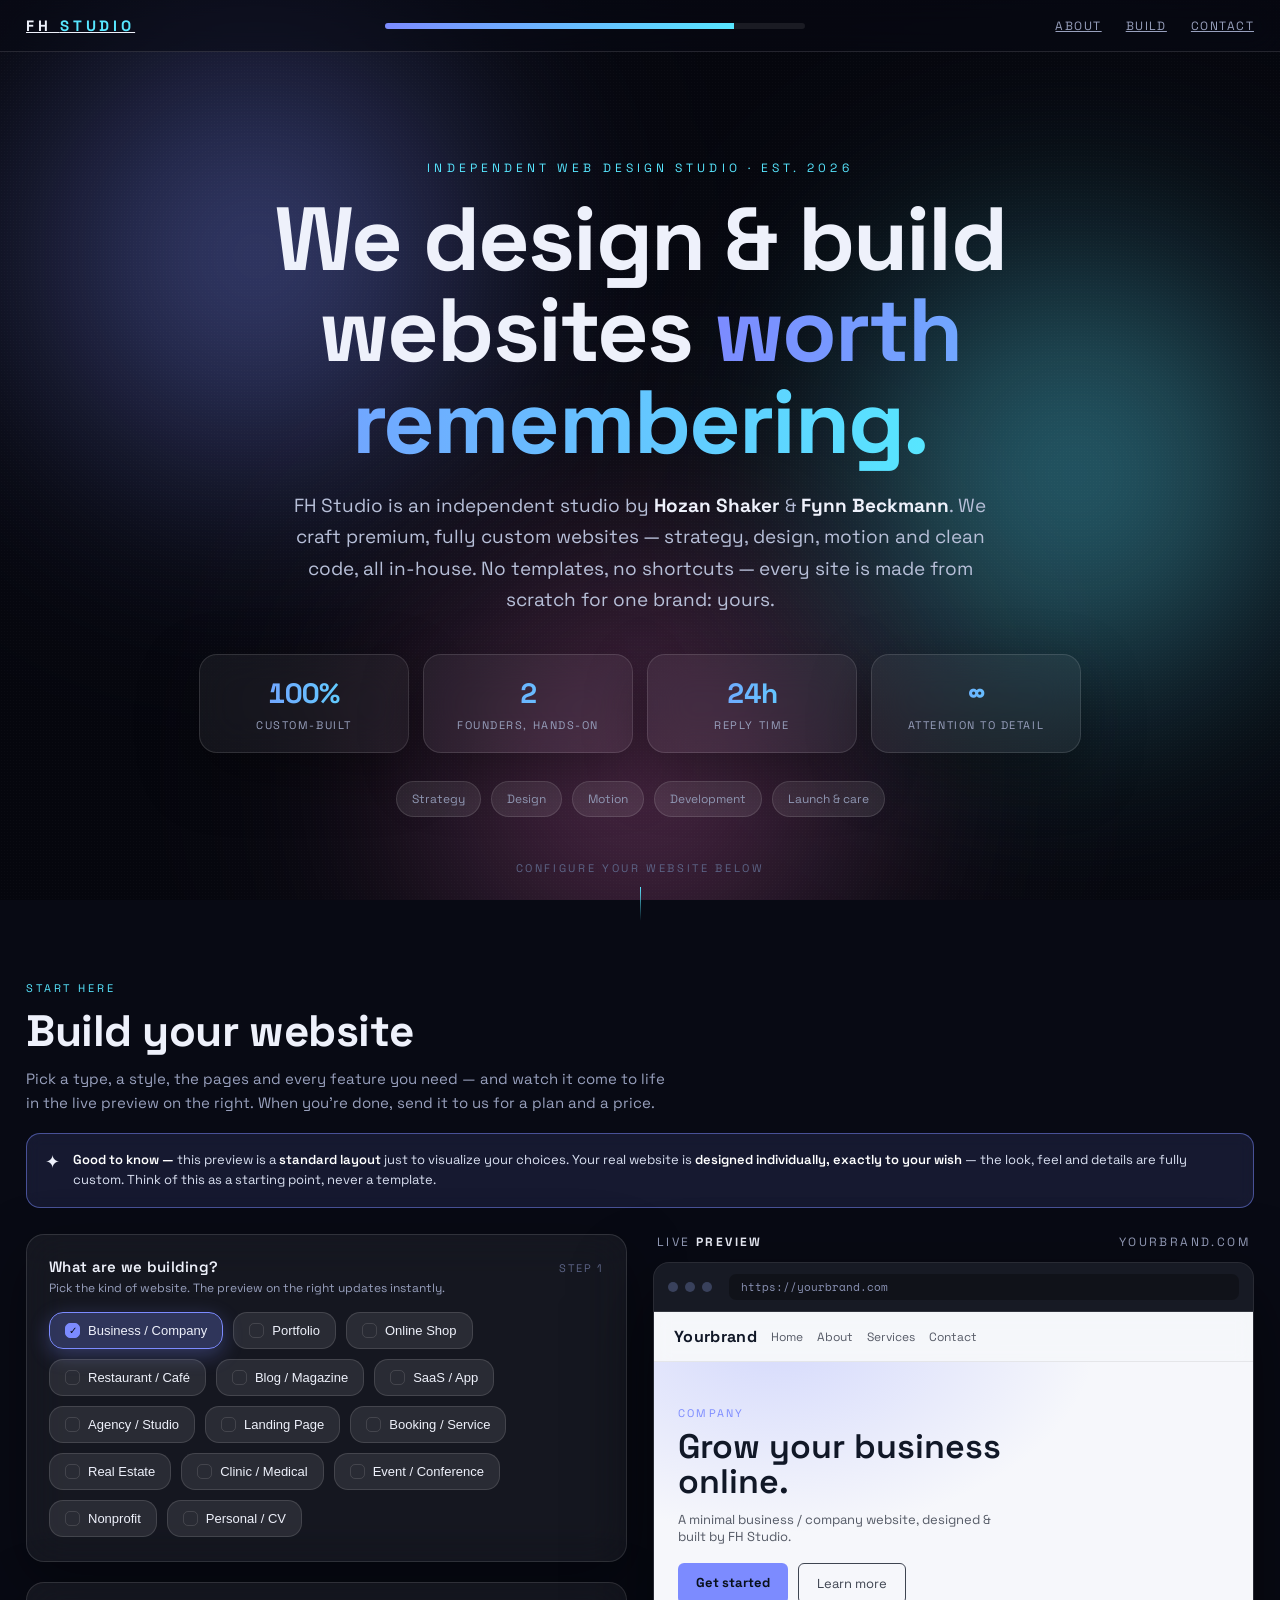
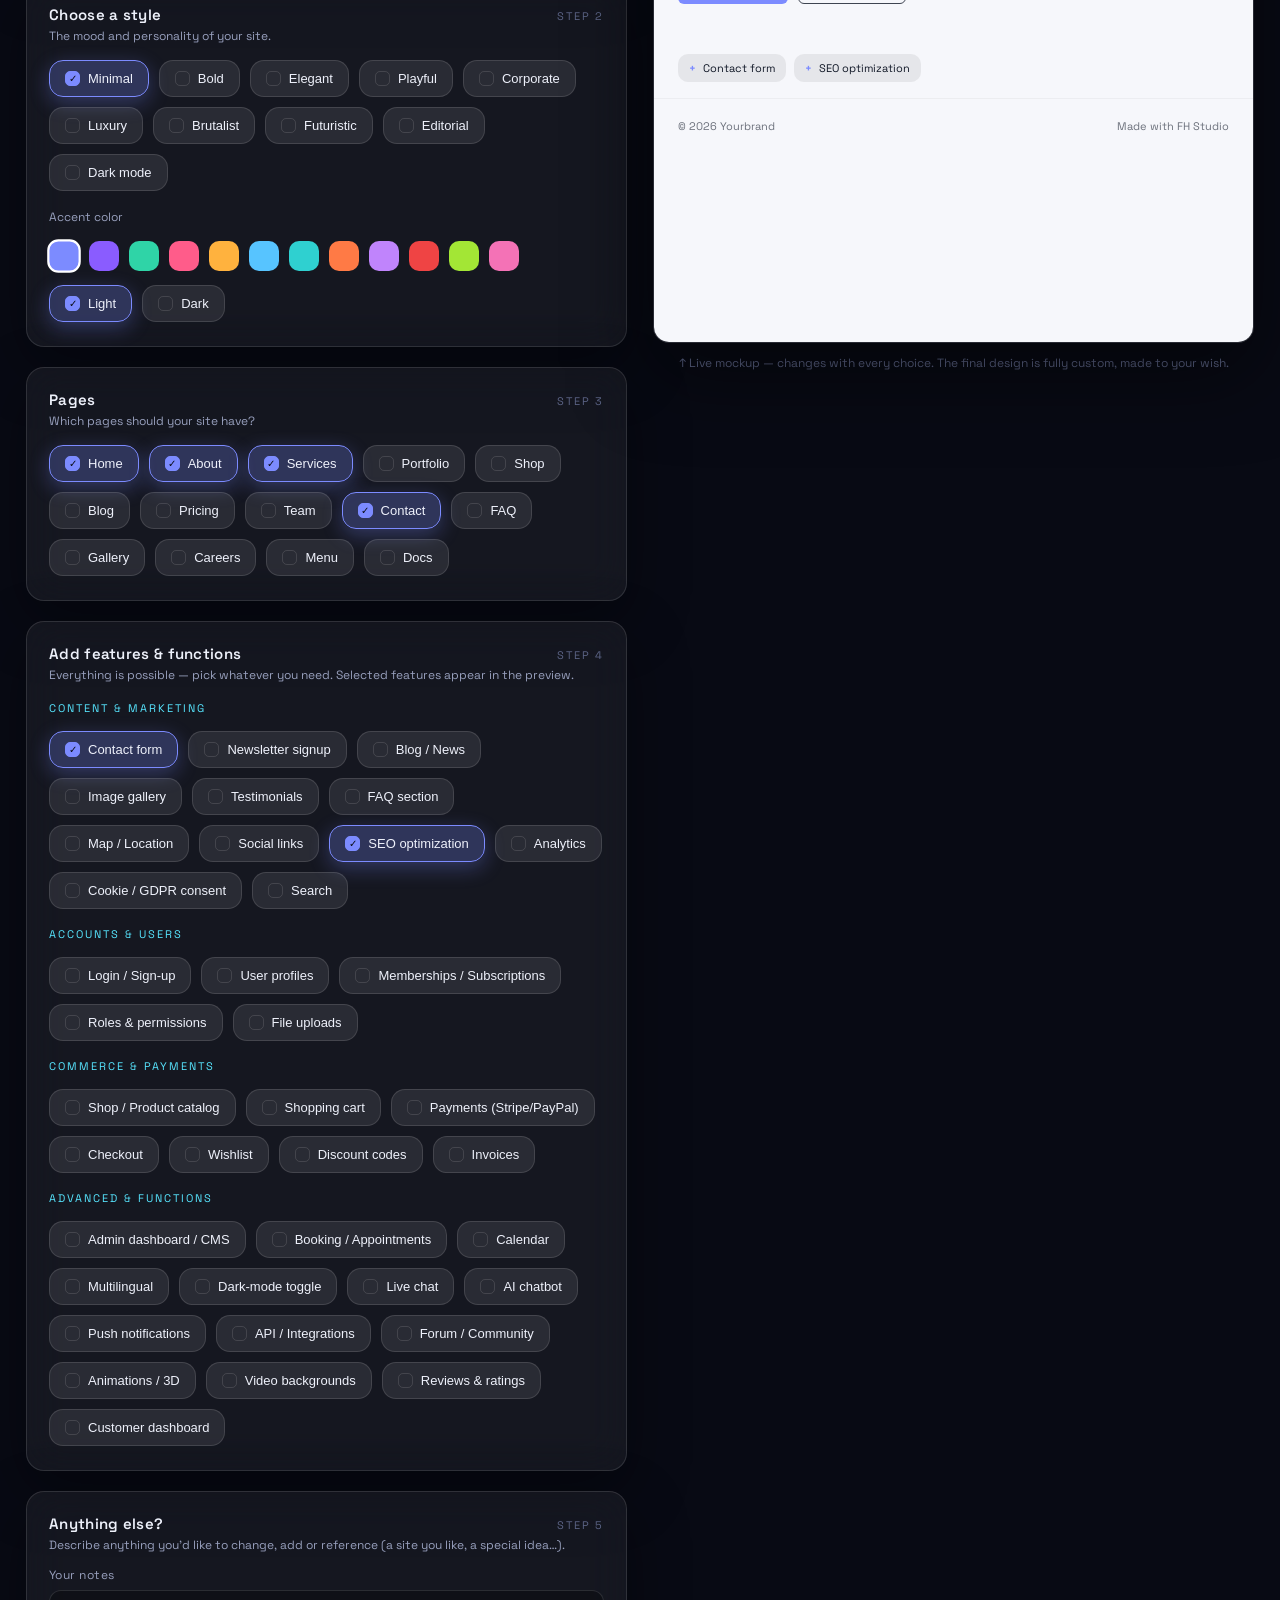
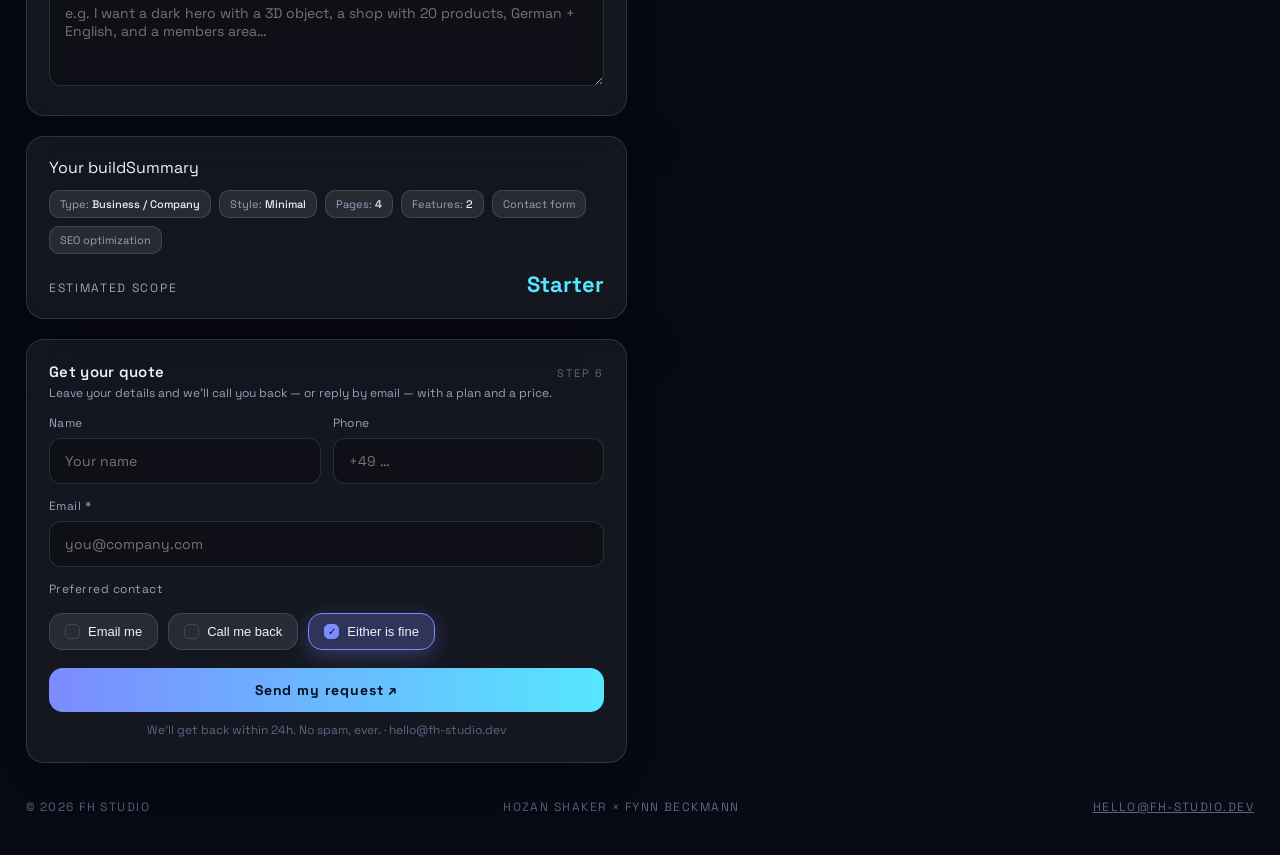
<file: index.html>
<!DOCTYPE html>
<html lang="en">
<head>
<meta charset="UTF-8">
<meta name="viewport" content="width=device-width, initial-scale=1.0">
<title>FH STUDIO — Build your website</title>
<meta name="description" content="FH Studio — configure your dream website: pick a type, style, pages and features, preview it live, and send us your request.">
<meta property="og:title" content="FH STUDIO — Website Builder"><meta property="og:type" content="website">
<link href="https://fonts.googleapis.com/css2?family=Space+Grotesk:wght@400;500;600;700&family=Space+Mono&display=swap" rel="stylesheet">
<style>
  *{margin:0;padding:0;box-sizing:border-box;}
  :root{
    --accent:#7c8bff; --accent2:#57e6ff;
    --bg:#080a14; --fg:#eef1fb; --mut:#98a0bd; --faint:#5c6486;
    --glass:rgba(255,255,255,.055); --glass2:rgba(255,255,255,.09); --line:rgba(255,255,255,.12);
    --r:18px;
  }
  html{scroll-behavior:smooth;} body{min-height:100%;background:var(--bg);color:var(--fg);font-family:"Space Grotesk",-apple-system,"Segoe UI",Helvetica,Arial,sans-serif;-webkit-font-smoothing:antialiased;overflow-x:hidden;}
  ::selection{background:var(--accent);color:#0a0c16;}
  a{color:inherit;}
  /* animated aurora background */
  .aur{position:fixed;inset:0;z-index:-2;overflow:hidden;background:#05060d;}
  .aur i{position:absolute;width:60vw;height:60vw;border-radius:50%;filter:blur(90px);opacity:.5;mix-blend-mode:screen;animation:float 24s ease-in-out infinite;}
  .aur .a{background:radial-gradient(circle,var(--accent),transparent 60%);left:-10vw;top:-10vw;}
  .aur .b{background:radial-gradient(circle,var(--accent2),transparent 60%);right:-14vw;top:10vh;animation-duration:30s;animation-direction:reverse;}
  .aur .c{background:radial-gradient(circle,#ff7bd0,transparent 60%);left:20vw;bottom:-20vw;opacity:.35;animation-duration:36s;}
  @keyframes float{0%,100%{transform:translate(0,0)}50%{transform:translate(6vw,5vw)}}
  .grain:after{content:"";position:fixed;inset:0;z-index:-1;pointer-events:none;opacity:.03;background-image:radial-gradient(rgba(255,255,255,.8) 1px,transparent 1px);background-size:3px 3px;}

  /* topbar */
  header{position:sticky;top:0;z-index:30;display:flex;align-items:center;justify-content:space-between;gap:16px;
    padding:16px 26px;background:rgba(8,10,20,.55);backdrop-filter:blur(16px);border-bottom:1px solid var(--line);}
  header .logo{font-weight:700;letter-spacing:.26em;font-size:15px;} header .logo span{color:var(--accent2);}
  header .prog{flex:1;max-width:420px;height:6px;background:rgba(255,255,255,.08);border-radius:6px;overflow:hidden;} header .prog i{display:block;height:100%;width:8%;background:linear-gradient(90deg,var(--accent),var(--accent2));transition:width .4s;}
  header .cta{font-size:12px;letter-spacing:.1em;text-transform:uppercase;color:var(--mut);}

  .wrap{max-width:1440px;margin:0 auto;padding:26px;display:grid;grid-template-columns:1fr 1fr;gap:26px;align-items:start;}
  @media(max-width:1000px){ .wrap{grid-template-columns:1fr;} .preview-col{order:-1;} }

  /* glass card */
  .glass{background:var(--glass);border:1px solid var(--line);border-radius:var(--r);backdrop-filter:blur(20px);box-shadow:0 20px 60px rgba(0,0,0,.35);}
  .config{display:flex;flex-direction:column;gap:20px;}
  .grp{padding:22px 22px 24px;}
  .grp .h{display:flex;align-items:baseline;justify-content:space-between;gap:10px;}
  .grp .h .t{font-size:15px;font-weight:600;letter-spacing:.02em;} .grp .h .n{font-size:11px;color:var(--faint);letter-spacing:.16em;text-transform:uppercase;}
  .grp .sub{font-size:12px;color:var(--mut);margin-top:4px;}
  .opts{display:flex;flex-wrap:wrap;gap:10px;margin-top:16px;}

  .chip{display:inline-flex;align-items:center;gap:8px;padding:10px 15px;border-radius:14px;background:var(--glass2);border:1px solid var(--line);
    font-size:13px;color:var(--fg);cursor:pointer;transition:.18s;user-select:none;}
  .chip:hover{border-color:rgba(255,255,255,.28);transform:translateY(-1px);}
  .chip .ic{width:16px;height:16px;opacity:.8;}
  .chip.on{background:color-mix(in srgb,var(--accent) 26%,transparent);border-color:var(--accent);box-shadow:0 6px 20px color-mix(in srgb,var(--accent) 30%,transparent);}
  .chip .tick{width:15px;height:15px;border-radius:5px;border:1px solid var(--line);display:inline-flex;align-items:center;justify-content:center;font-size:10px;color:#0a0c16;}
  .chip.on .tick{background:var(--accent);border-color:var(--accent);}
  .swatch{width:30px;height:30px;border-radius:10px;padding:0;border:2px solid transparent;cursor:pointer;transition:.18s;}
  .swatch.on{border-color:#fff;transform:scale(1.12);}
  .feat-cat{margin-top:18px;} .feat-cat .cn{font-size:11px;letter-spacing:.18em;text-transform:uppercase;color:var(--accent2);margin-bottom:10px;}

  textarea,input{width:100%;background:rgba(0,0,0,.28);border:1px solid var(--line);border-radius:12px;color:var(--fg);font:inherit;font-size:14px;padding:13px 15px;transition:.2s;}
  textarea:focus,input:focus{outline:none;border-color:var(--accent);box-shadow:0 0 0 3px color-mix(in srgb,var(--accent) 25%,transparent);}
  textarea{min-height:96px;resize:vertical;} label.fl{display:block;font-size:12px;color:var(--mut);margin:14px 0 7px;letter-spacing:.04em;}
  .row2{display:grid;grid-template-columns:1fr 1fr;gap:12px;} @media(max-width:480px){.row2{grid-template-columns:1fr;}}
  .send{margin-top:18px;width:100%;padding:15px;border:none;border-radius:14px;background:linear-gradient(90deg,var(--accent),var(--accent2));color:#07101c;font:700 14px/1 "Space Grotesk";letter-spacing:.06em;cursor:pointer;transition:.2s;}
  .send:hover{filter:brightness(1.08);transform:translateY(-1px);} .send:disabled{opacity:.5;cursor:default;transform:none;}
  .hint{font-size:12px;color:var(--faint);margin-top:10px;text-align:center;}
  .ok{margin-top:14px;padding:14px;border-radius:12px;background:rgba(80,220,150,.12);border:1px solid rgba(80,220,150,.4);color:#bff0d2;font-size:13px;display:none;}
  .ok.show{display:block;}

  /* summary */
  .summary{padding:20px 22px;} .summary .chips{display:flex;flex-wrap:wrap;gap:8px;margin-top:12px;}
  .summary .tag{font-size:11px;padding:6px 10px;border-radius:10px;background:var(--glass2);border:1px solid var(--line);color:var(--mut);}
  .summary .tag b{color:var(--fg);font-weight:500;}
  .summary .est{margin-top:16px;display:flex;justify-content:space-between;align-items:baseline;} .summary .est .l{font-size:12px;color:var(--mut);text-transform:uppercase;letter-spacing:.14em;} .summary .est .v{font-size:22px;font-weight:700;color:var(--accent2);}

  /* preview */
  .preview-col{position:sticky;top:92px;}
  .pv-head{display:flex;align-items:center;justify-content:space-between;padding:0 4px 12px;}
  .pv-head .t{font-size:12px;letter-spacing:.2em;text-transform:uppercase;color:var(--mut);} .pv-head .t b{color:var(--fg);}
  .browser{border-radius:16px;overflow:hidden;border:1px solid var(--line);box-shadow:0 30px 80px rgba(0,0,0,.5);background:#0b0e18;}
  .bchrome{display:flex;align-items:center;gap:7px;padding:11px 14px;background:rgba(255,255,255,.05);border-bottom:1px solid var(--line);}
  .bchrome .d{width:10px;height:10px;border-radius:50%;background:#39415c;} .bchrome .url{flex:1;margin-left:10px;font:11px "Space Mono";color:#8b93b5;background:rgba(0,0,0,.3);border-radius:7px;padding:5px 12px;}
  .stage{height:min(70vh,640px);overflow:hidden;position:relative;}
  .site{position:absolute;inset:0;overflow-y:auto;transition:background .3s,color .3s;}
  .site::-webkit-scrollbar{width:8px;} .site::-webkit-scrollbar-thumb{background:rgba(255,255,255,.15);border-radius:8px;}
  /* the previewed site (its own theme) */
  .site{--sr:14px;--sw:700;--sacc:var(--accent);}
  .site.light{background:#f6f7fb;color:#111827;} .site.dark{background:#0c1020;color:#eef1fb;}
  .site .snav{position:sticky;top:0;display:flex;align-items:center;gap:14px;padding:14px 20px;backdrop-filter:blur(8px);z-index:2;border-bottom:1px solid rgba(127,127,127,.14);}
  .site.light .snav{background:rgba(246,247,251,.8);} .site.dark .snav{background:rgba(12,16,32,.8);}
  .site .slogo{font-weight:800;letter-spacing:.02em;font-size:16px;} .site .slinks{display:flex;gap:14px;font-size:12px;color:inherit;opacity:.7;flex:1;flex-wrap:wrap;}
  .site .snav .ni{display:flex;align-items:center;gap:8px;}
  .site .pill{font-size:11px;padding:6px 12px;border-radius:999px;background:var(--sacc);color:#08101c;font-weight:600;}
  .site .ghost{font-size:11px;padding:6px 12px;border-radius:999px;border:1px solid currentColor;opacity:.75;}
  .site .ic{width:26px;height:26px;border-radius:8px;display:flex;align-items:center;justify-content:center;font-size:13px;background:rgba(127,127,127,.16);}
  .site .hero{padding:44px 24px 34px;position:relative;overflow:hidden;}
  .site .hero:before{content:"";position:absolute;inset:0;background:radial-gradient(90% 120% at 20% -10%,color-mix(in srgb,var(--sacc) 55%,transparent),transparent 60%);opacity:.5;}
  .site .hero .eb{font-size:11px;letter-spacing:.2em;text-transform:uppercase;color:var(--sacc);position:relative;}
  .site .hero h1{font-size:34px;font-weight:var(--sw);line-height:1.02;margin-top:10px;position:relative;max-width:16ch;}
  .site .hero p{margin-top:12px;font-size:13px;opacity:.7;max-width:40ch;position:relative;}
  .site .hero .cta{margin-top:18px;display:flex;gap:10px;position:relative;flex-wrap:wrap;}
  .site .btnp{padding:11px 18px;border-radius:var(--sr);background:var(--sacc);color:#08101c;font-weight:700;font-size:13px;}
  .site .btns{padding:11px 18px;border-radius:var(--sr);border:1px solid currentColor;font-size:13px;opacity:.8;}
  .site .strip{padding:16px 24px;display:flex;flex-wrap:wrap;gap:8px;} .site .fchip{font-size:11px;padding:7px 11px;border-radius:10px;background:rgba(127,127,127,.14);display:flex;gap:7px;align-items:center;}
  .site .fchip b{color:var(--sacc);}
  .site .sec{padding:22px 24px;} .site .sec h2{font-size:16px;margin-bottom:14px;font-weight:700;}
  .site .grid3{display:grid;grid-template-columns:1fr 1fr 1fr;gap:12px;} .site .grid2{display:grid;grid-template-columns:1fr 1fr;gap:12px;}
  .site .card{border-radius:var(--sr);padding:16px;background:rgba(127,127,127,.09);border:1px solid rgba(127,127,127,.14);font-size:12px;}
  .site .card .bar{height:7px;border-radius:6px;background:rgba(127,127,127,.22);margin:6px 0;} .site .card .bar.s{width:60%;}
  .site .gal{display:grid;grid-template-columns:repeat(4,1fr);gap:8px;} .site .gal .g{aspect-ratio:1;border-radius:12px;background:linear-gradient(135deg,var(--sacc),rgba(127,127,127,.2));opacity:.85;}
  .site .price{display:grid;grid-template-columns:repeat(3,1fr);gap:12px;} .site .price .p{border-radius:var(--sr);padding:16px;border:1px solid rgba(127,127,127,.18);text-align:center;} .site .price .p.hi{border-color:var(--sacc);box-shadow:0 10px 30px color-mix(in srgb,var(--sacc) 25%,transparent);}
  .site .price .p .amt{font-size:24px;font-weight:800;color:var(--sacc);} .site .price .p .buy{margin-top:10px;font-size:12px;padding:8px;border-radius:10px;background:var(--sacc);color:#08101c;font-weight:600;}
  .site .quote{padding:22px 24px;font-style:italic;opacity:.85;font-size:14px;} .site .quote .by{font-style:normal;opacity:.6;font-size:12px;margin-top:8px;}
  .site .news{margin:20px 24px;padding:18px;border-radius:var(--sr);background:color-mix(in srgb,var(--sacc) 16%,transparent);display:flex;gap:10px;align-items:center;flex-wrap:wrap;} .site .news .inp{flex:1;min-width:140px;background:rgba(255,255,255,.5);border-radius:10px;padding:9px 12px;font-size:12px;color:#333;} .site.dark .news .inp{background:rgba(255,255,255,.12);color:#fff;}
  .site .map{margin:0 24px 22px;height:120px;border-radius:var(--sr);background:linear-gradient(135deg,#20304a,#0e1526);position:relative;overflow:hidden;} .site .map:after{content:"◎";position:absolute;inset:0;display:flex;align-items:center;justify-content:center;color:var(--sacc);font-size:26px;}
  .site .sfoot{padding:20px 24px;border-top:1px solid rgba(127,127,127,.14);font-size:11px;opacity:.6;display:flex;justify-content:space-between;flex-wrap:wrap;gap:8px;}
  .site .chatb{position:absolute;right:16px;bottom:16px;width:44px;height:44px;border-radius:50%;background:var(--sacc);color:#08101c;display:flex;align-items:center;justify-content:center;font-size:18px;box-shadow:0 10px 26px color-mix(in srgb,var(--sacc) 45%,transparent);z-index:3;}
  .site .adminbadge{position:absolute;left:16px;bottom:16px;font-size:10px;letter-spacing:.12em;text-transform:uppercase;padding:6px 10px;border-radius:8px;background:rgba(0,0,0,.5);color:var(--sacc);border:1px solid var(--sacc);z-index:3;}
  /* style presets */
  .site.st-minimal{--sr:6px;--sw:600;} .site.st-bold{--sr:16px;--sw:800;} .site.st-elegant{--sr:2px;--sw:500;} .site.st-playful{--sr:22px;--sw:700;} .site.st-corporate{--sr:8px;--sw:700;} .site.st-luxury{--sr:0px;--sw:500;} .site.st-brutalist{--sr:0;--sw:800;} .site.st-futuristic{--sr:14px;--sw:700;}
  .site.st-elegant .hero h1,.site.st-luxury .hero h1{font-family:Georgia,"Times New Roman",serif;letter-spacing:-.01em;}
  .site.st-brutalist .card,.site.st-brutalist .btnp{border:2px solid currentColor!important;box-shadow:4px 4px 0 currentColor;}

  footer{max-width:1440px;margin:10px auto 40px;padding:0 26px;color:var(--faint);font-size:12px;letter-spacing:.12em;text-transform:uppercase;display:flex;justify-content:space-between;flex-wrap:wrap;gap:10px;}

  /* header nav */
  header nav{display:flex;gap:24px;font-size:12px;letter-spacing:.12em;text-transform:uppercase;color:var(--mut);}
  header nav a{transition:color .2s;} header nav a:hover{color:var(--fg);}
  @media(max-width:680px){ header nav{display:none;} }

  /* about / hero */
  #about{max-width:1100px;margin:0 auto;padding:clamp(60px,12vh,120px) 26px 30px;text-align:center;}
  #about .eb{font-size:12px;letter-spacing:.34em;text-transform:uppercase;color:var(--accent2);}
  #about h1{font-size:clamp(38px,7vw,92px);font-weight:700;line-height:1.02;letter-spacing:-.02em;margin-top:18px;}
  #about h1 em{font-style:normal;background:linear-gradient(90deg,var(--accent),var(--accent2));-webkit-background-clip:text;background-clip:text;color:transparent;}
  #about .lead{max-width:60ch;margin:22px auto 0;font-size:clamp(15px,1.6vw,19px);line-height:1.65;color:#b7bfd8;}
  #about .stats{display:flex;flex-wrap:wrap;justify-content:center;gap:14px;margin-top:38px;}
  #about .stat{flex:1 1 150px;max-width:210px;padding:20px 16px;}
  #about .stat .v{font-size:28px;font-weight:700;background:linear-gradient(90deg,var(--accent),var(--accent2));-webkit-background-clip:text;background-clip:text;color:transparent;font-variant-numeric:tabular-nums;}
  #about .stat .l{font-size:11px;letter-spacing:.14em;text-transform:uppercase;color:var(--mut);margin-top:7px;}
  #about .do{display:flex;flex-wrap:wrap;justify-content:center;gap:10px;margin-top:28px;}
  #about .do span{font-size:12px;padding:9px 15px;border-radius:999px;background:var(--glass2);border:1px solid var(--line);color:var(--mut);}
  #about .cue{margin-top:44px;font-size:11px;letter-spacing:.24em;text-transform:uppercase;color:var(--faint);}
  #about .cue .ar{width:1px;height:34px;margin:12px auto 0;background:linear-gradient(var(--accent2),transparent);animation:cue 1.9s infinite;}
  @keyframes cue{0%{transform:scaleY(0);transform-origin:top}50%{transform:scaleY(1);transform-origin:top}51%{transform-origin:bottom}100%{transform:scaleY(0);transform-origin:bottom}}

  .secintro{max-width:1440px;margin:30px auto 0;padding:0 26px;}
  .secintro .n{font-size:11px;letter-spacing:.26em;text-transform:uppercase;color:var(--accent2);}
  .secintro h2{font-size:clamp(26px,3.6vw,44px);font-weight:700;margin-top:8px;letter-spacing:-.01em;}
  .secintro p{color:var(--mut);margin-top:8px;font-size:15px;max-width:64ch;line-height:1.6;}
  .note{max-width:1440px;margin:18px auto 0;padding:0 26px;}
  .note .in{display:flex;gap:13px;align-items:flex-start;padding:16px 18px;border-radius:14px;border:1px solid color-mix(in srgb,var(--accent) 50%,transparent);background:color-mix(in srgb,var(--accent) 12%,transparent);backdrop-filter:blur(8px);}
  .note .ic{font-size:18px;line-height:1.3;} .note .tx{font-size:13px;line-height:1.6;color:#dbe1f2;} .note .tx b{color:#fff;font-weight:600;}

  /* scroll reveal */
  .rv{opacity:0;transform:translateY(22px);transition:.7s cubic-bezier(.16,1,.3,1);} .rv.in{opacity:1;transform:none;}
  @media (prefers-reduced-motion: reduce){ .rv{opacity:1;transform:none;transition:none;} #about .cue .ar,.aur i{animation:none;} }
</style>
</head>
<body class="grain">
<div class="aur"><i class="a"></i><i class="b"></i><i class="c"></i></div>

<header>
  <a class="logo" href="#top" aria-label="FH Studio">FH&nbsp;<span>STUDIO</span></a>
  <div class="prog" aria-hidden="true"><i id="prog"></i></div>
  <nav aria-label="Primary"><a href="#about">About</a><a href="#build">Build</a><a href="#contact">Contact</a></nav>
</header>

<span id="top"></span>
<section id="about">
  <div class="eb rv">Independent Web Design Studio · Est. 2026</div>
  <h1 class="rv">We design &amp; build<br>websites <em>worth remembering.</em></h1>
  <p class="lead rv">FH Studio is an independent studio by <b style="color:#eef1fb">Hozan Shaker</b> &amp; <b style="color:#eef1fb">Fynn Beckmann</b>. We craft premium, fully custom websites — strategy, design, motion and clean code, all in-house. No templates, no shortcuts — every site is made from scratch for one brand: yours.</p>
  <div class="stats rv">
    <div class="glass stat"><div class="v">100%</div><div class="l">Custom-built</div></div>
    <div class="glass stat"><div class="v">2</div><div class="l">Founders, hands-on</div></div>
    <div class="glass stat"><div class="v">24h</div><div class="l">Reply time</div></div>
    <div class="glass stat"><div class="v">∞</div><div class="l">Attention to detail</div></div>
  </div>
  <div class="do rv"><span>Strategy</span><span>Design</span><span>Motion</span><span>Development</span><span>Launch &amp; care</span></div>
  <div class="cue rv">Configure your website below<div class="ar"></div></div>
</section>

<div class="secintro rv" id="build">
  <div class="n">Start here</div>
  <h2>Build your website</h2>
  <p>Pick a type, a style, the pages and every feature you need — and watch it come to life in the live preview on the right. When you're done, send it to us for a plan and a price.</p>
</div>
<div class="note rv">
  <div class="in"><span class="ic">✦</span><span class="tx"><b>Good to know —</b> this preview is a <b>standard layout</b> just to visualize your choices. Your real website is <b>designed individually, exactly to your wish</b> — the look, feel and details are fully custom. Think of this as a starting point, never a template.</span></div>
</div>

<div class="wrap">
  <!-- LEFT: configuration -->
  <div class="config" id="config">
    <div class="glass grp">
      <div class="h"><span class="t">What are we building?</span><span class="n">Step 1</span></div>
      <div class="sub">Pick the kind of website. The preview on the right updates instantly.</div>
      <div class="opts" id="types"></div>
    </div>
    <div class="glass grp">
      <div class="h"><span class="t">Choose a style</span><span class="n">Step 2</span></div>
      <div class="sub">The mood and personality of your site.</div>
      <div class="opts" id="styles"></div>
      <div class="sub" style="margin-top:18px">Accent color</div>
      <div class="opts" id="colors"></div>
      <div class="opts" id="modes" style="margin-top:14px"></div>
    </div>
    <div class="glass grp">
      <div class="h"><span class="t">Pages</span><span class="n">Step 3</span></div>
      <div class="sub">Which pages should your site have?</div>
      <div class="opts" id="pages"></div>
    </div>
    <div class="glass grp">
      <div class="h"><span class="t">Add features &amp; functions</span><span class="n">Step 4</span></div>
      <div class="sub">Everything is possible — pick whatever you need. Selected features appear in the preview.</div>
      <div id="features"></div>
    </div>
    <div class="glass grp">
      <div class="h"><span class="t">Anything else?</span><span class="n">Step 5</span></div>
      <div class="sub">Describe anything you'd like to change, add or reference (a site you like, a special idea…).</div>
      <label class="fl" for="notes">Your notes</label>
      <textarea id="notes" placeholder="e.g. I want a dark hero with a 3D object, a shop with 20 products, German + English, and a members area…"></textarea>
    </div>

    <div class="glass summary">
      <div class="h"><span class="t">Your build</span><span class="n">Summary</span></div>
      <div class="chips" id="sumChips"></div>
      <div class="est"><span class="l">Estimated scope</span><span class="v" id="estV">—</span></div>
    </div>

    <div class="glass grp" id="contact">
      <div class="h"><span class="t">Get your quote</span><span class="n">Step 6</span></div>
      <div class="sub">Leave your details and we'll call you back — or reply by email — with a plan and a price.</div>
      <div class="row2">
        <div><label class="fl" for="cname">Name</label><input id="cname" autocomplete="name" placeholder="Your name"></div>
        <div><label class="fl" for="cphone">Phone</label><input id="cphone" type="tel" autocomplete="tel" placeholder="+49 …"></div>
      </div>
      <label class="fl" for="cemail">Email *</label><input id="cemail" type="email" autocomplete="email" placeholder="you@company.com">
      <label class="fl">Preferred contact</label>
      <div class="opts" id="cpref"></div>
      <button class="send" id="send">Send my request ↗</button>
      <div class="hint">We'll get back within 24h. No spam, ever. · hello@fh-studio.dev</div>
      <div class="ok" id="ok"></div>
    </div>
  </div>

  <!-- RIGHT: live preview -->
  <div class="preview-col">
    <div class="pv-head"><span class="t">Live <b>preview</b></span><span class="t" id="pvurl">yourbrand.com</span></div>
    <div class="browser glass">
      <div class="bchrome"><span class="d"></span><span class="d"></span><span class="d"></span><span class="url" id="burl">https://yourbrand.com</span></div>
      <div class="stage"><div class="site light" id="site"></div></div>
    </div>
    <div class="hint" style="margin-top:12px">↑ Live mockup — changes with every choice. The final design is fully custom, made to your wish.</div>
  </div>
</div>

<footer><span>© 2026 FH Studio</span><span>Hozan Shaker × Fynn Beckmann</span><a href="mailto:hello@fh-studio.dev">hello@fh-studio.dev</a></footer>

<script>
(function(){
  var TYPES=[
    {id:"business",n:"Business / Company",eb:"Company",h:"Grow your business online.",cta:"Get started",links:["Home","About","Services","Contact"]},
    {id:"portfolio",n:"Portfolio",eb:"Portfolio",h:"Work that speaks for itself.",cta:"View work",links:["Work","About","Contact"]},
    {id:"shop",n:"Online Shop",eb:"Store",h:"Sell beautifully, sell more.",cta:"Shop now",links:["Shop","New in","Sale","Cart"]},
    {id:"restaurant",n:"Restaurant / Café",eb:"Restaurant",h:"A table is waiting for you.",cta:"Reserve",links:["Menu","About","Reserve"]},
    {id:"blog",n:"Blog / Magazine",eb:"Magazine",h:"Stories worth your time.",cta:"Start reading",links:["Latest","Topics","About"]},
    {id:"saas",n:"SaaS / App",eb:"Software",h:"The tool your team will love.",cta:"Start free trial",links:["Product","Pricing","Docs"]},
    {id:"agency",n:"Agency / Studio",eb:"Studio",h:"We make brands unforgettable.",cta:"Start a project",links:["Work","Services","Studio","Contact"]},
    {id:"landing",n:"Landing Page",eb:"Launch",h:"One page. One clear goal.",cta:"Join the waitlist",links:["Features","Pricing"]},
    {id:"booking",n:"Booking / Service",eb:"Service",h:"Book in seconds.",cta:"Book now",links:["Services","Prices","Book"]},
    {id:"realestate",n:"Real Estate",eb:"Property",h:"Find your next place.",cta:"Browse homes",links:["Listings","Buy","Rent","Contact"]},
    {id:"medical",n:"Clinic / Medical",eb:"Care",h:"Care you can trust.",cta:"Book appointment",links:["Services","Team","Book"]},
    {id:"event",n:"Event / Conference",eb:"Event",h:"Be part of it.",cta:"Get tickets",links:["Lineup","Schedule","Tickets"]},
    {id:"nonprofit",n:"Nonprofit",eb:"Cause",h:"Together we do more.",cta:"Donate",links:["Cause","Impact","Donate"]},
    {id:"personal",n:"Personal / CV",eb:"Personal",h:"Hi, I'm … nice to meet you.",cta:"Get in touch",links:["About","Resume","Contact"]}
  ];
  var STYLES=[["minimal","Minimal"],["bold","Bold"],["elegant","Elegant"],["playful","Playful"],["corporate","Corporate"],["luxury","Luxury"],["brutalist","Brutalist"],["futuristic","Futuristic"],["editorial","Editorial"],["dark","Dark mode"]];
  var COLORS=[["#7c8bff","Indigo"],["#8a5cff","Violet"],["#2fd4a7","Emerald"],["#ff5c8a","Rose"],["#ffb23e","Amber"],["#57c4ff","Sky"],["#2fd0d0","Teal"],["#ff7a45","Orange"],["#c084fc","Lavender"],["#ef4444","Crimson"],["#a3e635","Lime"],["#f472b6","Pink"]];
  var PAGES=["Home","About","Services","Portfolio","Shop","Blog","Pricing","Team","Contact","FAQ","Gallery","Careers","Menu","Docs"];
  var FEATURES=[
    ["Content & marketing",[
      ["contact","Contact form"],["newsletter","Newsletter signup"],["blog","Blog / News"],["gallery","Image gallery"],["testimonials","Testimonials"],["faq","FAQ section"],["maps","Map / Location"],["social","Social links"],["seo","SEO optimization"],["analytics","Analytics"],["cookie","Cookie / GDPR consent"],["search","Search"]
    ]],
    ["Accounts & users",[
      ["login","Login / Sign-up"],["profiles","User profiles"],["membership","Memberships / Subscriptions"],["roles","Roles & permissions"],["fileupload","File uploads"]
    ]],
    ["Commerce & payments",[
      ["ecommerce","Shop / Product catalog"],["cart","Shopping cart"],["payment","Payments (Stripe/PayPal)"],["checkout","Checkout"],["wishlist","Wishlist"],["coupons","Discount codes"],["invoices","Invoices"]
    ]],
    ["Advanced & functions",[
      ["admin","Admin dashboard / CMS"],["booking","Booking / Appointments"],["calendar","Calendar"],["multilang","Multilingual"],["darktoggle","Dark-mode toggle"],["chat","Live chat"],["aichat","AI chatbot"],["push","Push notifications"],["api","API / Integrations"],["forum","Forum / Community"],["animations","Animations / 3D"],["video","Video backgrounds"],["reviews","Reviews & ratings"],["dashboard","Customer dashboard"]
    ]]
  ];
  var CPREF=[["email","Email me"],["call","Call me back"],["either","Either is fine"]];
  var ICON={login:"👤",cart:"🛒",search:"🔎",multilang:"🌐",chat:"💬",admin:"⚙",booking:"📅",payment:"💳",gallery:"🖼",newsletter:"✉",maps:"📍"};

  var st={ type:"business", style:"minimal", color:"#7c8bff", mode:"light", pages:new Set(["Home","About","Services","Contact"]), feats:new Set(["contact","seo"]), pref:"either" };

  // ---- render option controls ----
  function chip(label,on,extra){ return '<button class="chip'+(on?' on':'')+'" '+extra+'><span class="tick">'+(on?'✓':'')+'</span>'+label+'</button>'; }
  function renderTypes(){ document.getElementById('types').innerHTML=TYPES.map(function(t){ return '<button class="chip'+(st.type===t.id?' on':'')+'" data-type="'+t.id+'"><span class="tick">'+(st.type===t.id?'✓':'')+'</span>'+t.n+'</button>'; }).join(''); }
  function renderStyles(){ document.getElementById('styles').innerHTML=STYLES.map(function(s){ return '<button class="chip'+(st.style===s[0]?' on':'')+'" data-style="'+s[0]+'"><span class="tick">'+(st.style===s[0]?'✓':'')+'</span>'+s[1]+'</button>'; }).join(''); }
  function renderColors(){ document.getElementById('colors').innerHTML=COLORS.map(function(c){ return '<button class="swatch'+(st.color===c[0]?' on':'')+'" style="background:'+c[0]+'" data-color="'+c[0]+'" title="'+c[1]+'" aria-label="'+c[1]+'"></button>'; }).join('');
    document.getElementById('modes').innerHTML=[['light','Light'],['dark','Dark']].map(function(m){ return '<button class="chip'+(st.mode===m[0]?' on':'')+'" data-mode="'+m[0]+'"><span class="tick">'+(st.mode===m[0]?'✓':'')+'</span>'+m[1]+'</button>'; }).join(''); }
  function renderPages(){ document.getElementById('pages').innerHTML=PAGES.map(function(p){ return '<button class="chip'+(st.pages.has(p)?' on':'')+'" data-page="'+p+'"><span class="tick">'+(st.pages.has(p)?'✓':'')+'</span>'+p+'</button>'; }).join(''); }
  function renderFeatures(){ document.getElementById('features').innerHTML=FEATURES.map(function(cat){ return '<div class="feat-cat"><div class="cn">'+cat[0]+'</div><div class="opts">'+cat[1].map(function(f){ return '<button class="chip'+(st.feats.has(f[0])?' on':'')+'" data-feat="'+f[0]+'"><span class="tick">'+(st.feats.has(f[0])?'✓':'')+'</span>'+f[1]+'</button>'; }).join('')+'</div></div>'; }).join(''); }
  function renderPref(){ document.getElementById('cpref').innerHTML=CPREF.map(function(p){ return '<button class="chip'+(st.pref===p[0]?' on':'')+'" data-pref="'+p[0]+'"><span class="tick">'+(st.pref===p[0]?'✓':'')+'</span>'+p[1]+'</button>'; }).join(''); }
  function renderAll(){ renderTypes(); renderStyles(); renderColors(); renderPages(); renderFeatures(); renderPref(); }

  // ---- live preview ----
  function featName(id){ for(var i=0;i<FEATURES.length;i++)for(var j=0;j<FEATURES[i][1].length;j++) if(FEATURES[i][1][j][0]===id) return FEATURES[i][1][j][1]; return id; }
  function has(f){ return st.feats.has(f); }
  function renderPreview(){
    var T=TYPES.filter(function(x){return x.id===st.type;})[0]||TYPES[0];
    document.documentElement.style.setProperty('--accent',st.color);
    var site=document.getElementById('site'); var dark=(st.mode==='dark'||st.style==='dark');
    site.className='site '+(dark?'dark':'light')+' st-'+st.style; site.style.setProperty('--sacc',st.color);
    var brand=(st.type==='personal'?'Alex Rivera':'Yourbrand'); var url=brand.toLowerCase().replace(/[^a-z]/g,'')+'.com';
    document.getElementById('burl').textContent='https://'+url; document.getElementById('pvurl').textContent=url;
    // nav links from pages (fallback type links)
    var links=[].concat(Array.from(st.pages)); if(!links.length) links=T.links.slice();
    var navIcons=''; if(has('search')) navIcons+='<span class="ic">🔎</span>';
    if(has('multilang')) navIcons+='<span class="ghost">EN / DE</span>';
    if(has('darktoggle')) navIcons+='<span class="ic">🌙</span>';
    if(has('cart')||has('ecommerce')) navIcons+='<span class="ic">🛒</span>';
    if(has('login')) navIcons+='<span class="'+(has('membership')?'pill':'ghost')+'">'+(has('membership')?'Join':'Log in')+'</span>';
    var heroCTA='<span class="btnp">'+T.cta+'</span>'; if(has('booking'))heroCTA='<span class="btnp">Book now</span>'; if(has('payment')||has('ecommerce'))heroCTA+='<span class="btns">See pricing</span>'; else heroCTA+='<span class="btns">Learn more</span>';
    // feature chips strip
    var strip=Array.from(st.feats).slice(0,10).map(function(f){ return '<span class="fchip"><b>+</b>'+featName(f)+'</span>'; }).join('');
    var html='';
    html+='<div class="snav"><span class="slogo">'+brand+'</span><span class="slinks">'+links.slice(0,6).map(function(l){return '<span>'+l+'</span>';}).join('')+'</span><span class="ni">'+navIcons+'</span></div>';
    html+='<div class="hero"><div class="eb">'+T.eb+'</div><h1>'+T.h+'</h1><p>A '+(STYLES.filter(function(s){return s[0]===st.style;})[0]||['','modern'])[1].toLowerCase()+' '+T.n.toLowerCase()+' website, designed &amp; built by FH Studio.</p><div class="cta">'+heroCTA+'</div></div>';
    if(strip) html+='<div class="strip">'+strip+'</div>';
    if(has('ecommerce')||st.type==='shop'){ html+='<div class="sec"><h2>Featured products</h2><div class="grid3">'+[0,1,2].map(function(){return '<div class="card"><div style="aspect-ratio:1;border-radius:10px;background:linear-gradient(135deg,'+st.color+',rgba(127,127,127,.2))"></div><div class="bar" style="margin-top:10px"></div><div class="bar s"></div>'+((has('payment'))?'<div class="btnp" style="margin-top:8px;text-align:center;font-size:11px;padding:8px">Add to cart</div>':'')+'</div>';}).join('')+'</div></div>'; }
    if(has('gallery')||st.type==='portfolio'){ html+='<div class="sec"><h2>Gallery</h2><div class="gal"><div class="g"></div><div class="g"></div><div class="g"></div><div class="g"></div></div></div>'; }
    if(has('booking')){ html+='<div class="sec"><h2>Book an appointment</h2><div class="card">Pick a date &amp; time — <b style="color:'+st.color+'">instant confirmation</b>.<div class="bar" style="margin-top:10px"></div><div class="btnp" style="margin-top:10px;display:inline-block;font-size:12px">Choose a slot</div></div></div>'; }
    if(has('payment')||has('membership')||st.type==='saas'){ html+='<div class="sec"><h2>Pricing</h2><div class="price"><div class="p"><div>Starter</div><div class="amt">€9</div><div class="buy">Choose</div></div><div class="p hi"><div>Pro</div><div class="amt">€29</div><div class="buy">Choose</div></div><div class="p"><div>Team</div><div class="amt">€79</div><div class="buy">Choose</div></div></div></div>'; }
    if(has('testimonials')||has('reviews')){ html+='<div class="quote">"FH Studio turned our idea into a site that actually converts."<div class="by">— A very happy client</div></div>'; }
    if(has('blog')||st.type==='blog'){ html+='<div class="sec"><h2>From the blog</h2><div class="grid2"><div class="card"><div class="bar"></div><div class="bar s"></div></div><div class="card"><div class="bar"></div><div class="bar s"></div></div></div></div>'; }
    if(has('newsletter')){ html+='<div class="news"><b style="font-size:13px">Join our newsletter</b><span class="inp">you@email.com</span><span class="btnp" style="font-size:12px">Subscribe</span></div>'; }
    if(has('maps')||st.type==='restaurant'||st.type==='medical'){ html+='<div class="map"></div>'; }
    html+='<div class="sfoot"><span>© 2026 '+brand+'</span><span>'+(has('social')?'IG · X · in':'Made with FH Studio')+'</span></div>';
    if(has('chat')||has('aichat')) html+='<div class="chatb">'+(has('aichat')?'✦':'💬')+'</div>';
    if(has('admin')||has('dashboard')) html+='<div class="adminbadge">'+(has('admin')?'Admin / CMS':'Dashboard')+' enabled</div>';
    site.innerHTML=html; site.scrollTop=0;
    updateSummary();
  }

  function updateSummary(){
    var T=TYPES.filter(function(x){return x.id===st.type;})[0];
    var tags=[['Type',T.n],['Style',(STYLES.filter(function(s){return s[0]===st.style;})[0]||[])[1]],['Pages',st.pages.size],['Features',st.feats.size]];
    document.getElementById('sumChips').innerHTML=tags.map(function(t){return '<span class="tag">'+t[0]+': <b>'+t[1]+'</b></span>';}).join('')+
      Array.from(st.feats).map(function(f){return '<span class="tag">'+featName(f)+'</span>';}).join('');
    var score=st.pages.size+st.feats.size*1.6; var scope=score<8?'Starter':score<16?'Standard':score<26?'Advanced':'Enterprise';
    document.getElementById('estV').textContent=scope;
    var steps=[st.type,st.style,st.pages.size>0,st.feats.size>0,true,document.getElementById('cemail').value]; var done=steps.filter(Boolean).length;
    document.getElementById('prog').style.width=Math.round(done/6*100)+'%';
  }

  // ---- events (delegate) ----
  document.getElementById('config').addEventListener('click',function(e){ var b=e.target.closest('button'); if(!b)return;
    if(b.dataset.type){ st.type=b.dataset.type; renderTypes(); }
    else if(b.dataset.style){ st.style=b.dataset.style; if(b.dataset.style==='dark')st.mode='dark'; renderStyles(); renderColors(); }
    else if(b.dataset.color){ st.color=b.dataset.color; renderColors(); }
    else if(b.dataset.mode){ st.mode=b.dataset.mode; renderColors(); }
    else if(b.dataset.page){ var p=b.dataset.page; st.pages.has(p)?st.pages.delete(p):st.pages.add(p); renderPages(); }
    else if(b.dataset.feat){ var f=b.dataset.feat; st.feats.has(f)?st.feats.delete(f):st.feats.add(f); renderFeatures(); }
    else if(b.dataset.pref){ st.pref=b.dataset.pref; renderPref(); }
    else return;
    renderPreview();
  });
  document.getElementById('notes').addEventListener('input',updateSummary);
  document.getElementById('cemail').addEventListener('input',updateSummary);

  // ---- submit ----
  document.getElementById('send').addEventListener('click',function(){
    var email=document.getElementById('cemail').value.trim(), name=document.getElementById('cname').value.trim(), phone=document.getElementById('cphone').value.trim();
    if(!/.+@.+\..+/.test(email)){ document.getElementById('cemail').focus(); document.getElementById('cemail').style.borderColor='#ef4444'; return; }
    var T=TYPES.filter(function(x){return x.id===st.type;})[0];
    var lines=[]; lines.push('NEW WEBSITE REQUEST — FH Studio'); lines.push('');
    lines.push('Type: '+T.n); lines.push('Style: '+(STYLES.filter(function(s){return s[0]===st.style;})[0]||[])[1]+' · '+st.mode); lines.push('Accent: '+st.color);
    lines.push('Pages ('+st.pages.size+'): '+Array.from(st.pages).join(', '));
    lines.push('Features ('+st.feats.size+'): '+Array.from(st.feats).map(featName).join(', '));
    lines.push('Estimated scope: '+document.getElementById('estV').textContent);
    var notes=document.getElementById('notes').value.trim(); if(notes){ lines.push(''); lines.push('Notes: '+notes); }
    lines.push(''); lines.push('Contact: '+(name||'—')+' · '+email+(phone?(' · '+phone):'')+' · prefers '+st.pref);
    var body=encodeURIComponent(lines.join('\n')), subject=encodeURIComponent('New website request — '+T.n+' ('+document.getElementById('estV').textContent+')');
    window.location.href='mailto:hello@fh-studio.dev?subject='+subject+'&body='+body;
    var ok=document.getElementById('ok'); ok.classList.add('show'); ok.innerHTML='✓ Thank you, '+(name||'')+'! Your request is ready in your mail app. If it didn\'t open, email us at <a href="mailto:hello@fh-studio.dev" style="color:#bff0d2">hello@fh-studio.dev</a> — we\'ll reply within 24h.';
    ok.scrollIntoView({behavior:'smooth',block:'center'});
  });

  window.__diag=function(){ return {types:TYPES.length,styles:STYLES.length,colors:COLORS.length,pages:PAGES.length,features:FEATURES.reduce(function(a,c){return a+c[1].length;},0),type:st.type,style:st.style,selPages:st.pages.size,selFeats:st.feats.size,previewLen:document.getElementById('site').innerHTML.length}; };
  window.__set=function(k,v){ if(k==='feat'){ st.feats.add(v); renderFeatures(); } else if(k==='type'){ st.type=v; renderTypes(); } else if(k==='page'){ st.pages.add(v); renderPages(); } renderPreview(); return window.__diag(); };

  // scroll reveal
  if('IntersectionObserver' in window){ var io=new IntersectionObserver(function(es){ es.forEach(function(e){ if(e.isIntersecting){ e.target.classList.add('in'); io.unobserve(e.target); } }); },{threshold:0.12,rootMargin:'0px 0px -8% 0px'});
    document.querySelectorAll('.rv, .config .glass').forEach(function(el,i){ el.classList.add('rv'); io.observe(el); }); }
  else document.querySelectorAll('.rv, .config .glass').forEach(function(el){ el.classList.add('in'); });

  renderAll(); renderPreview();
})();
</script>
</body>
</html>
</file>
